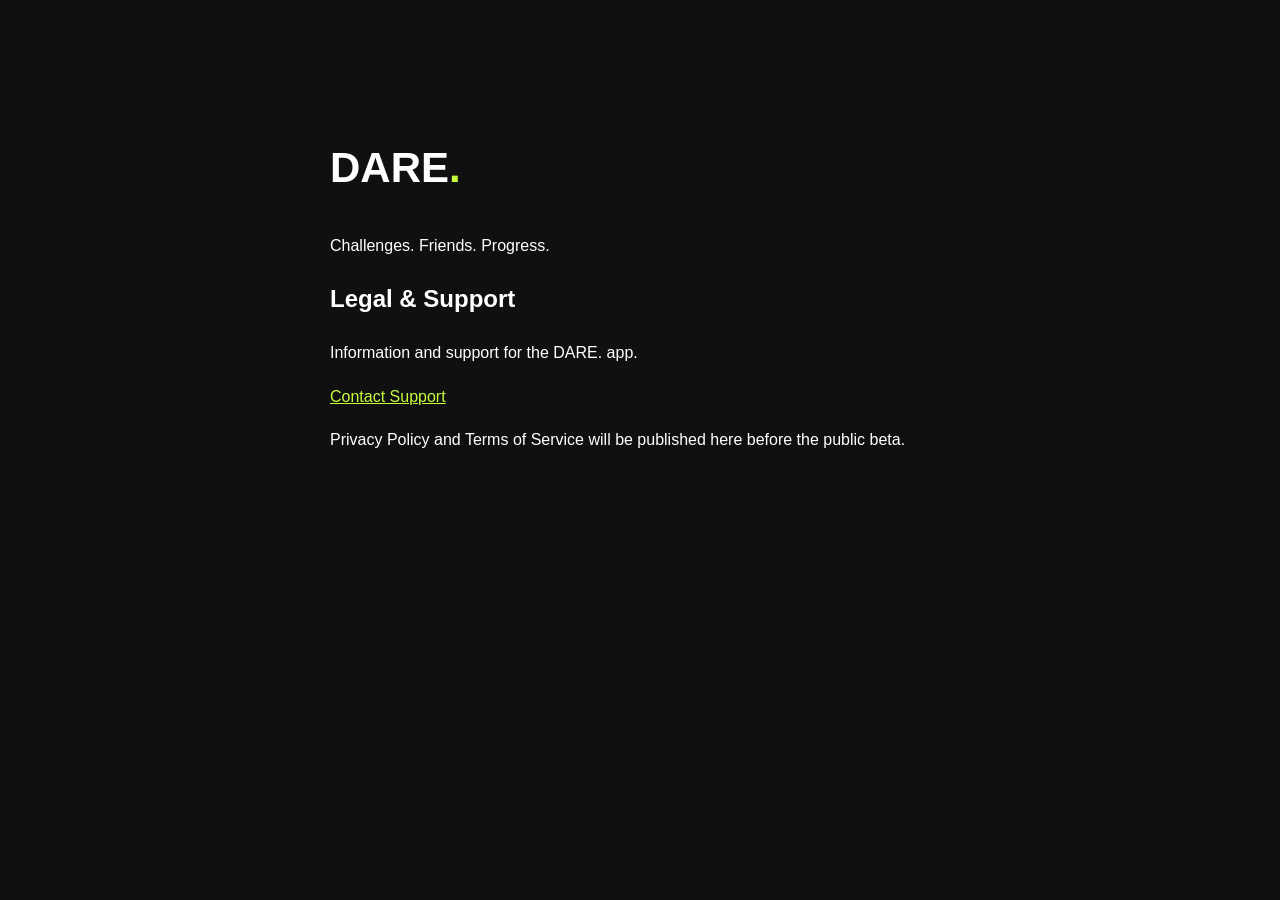
<file: index.html>
<!DOCTYPE html>
<html lang="en">
<head>
  <meta charset="UTF-8">
  <meta name="viewport" content="width=device-width, initial-scale=1">
  <title>DARE. — Legal & Support</title>
  <style>
    body {
      background: #101010;
      color: #fff;
      font-family: -apple-system, BlinkMacSystemFont, sans-serif;
      max-width: 620px;
      margin: 80px auto;
      padding: 24px;
      line-height: 1.7;
    }
    h1 { font-size: 42px; }
    .dot, a { color: #C6FF39; }
    a { display: block; margin: 14px 0; }
  </style>
</head>
<body>
  <h1>DARE<span class="dot">.</span></h1>
  <p>Challenges. Friends. Progress.</p>
  <h2>Legal & Support</h2>
  <p>Information and support for the DARE. app.</p>
  <a href="mailto:hello.dareapp@gmail.com">Contact Support</a>
  <p>Privacy Policy and Terms of Service will be published here before the public beta.</p>
</body>
</html>
</file>
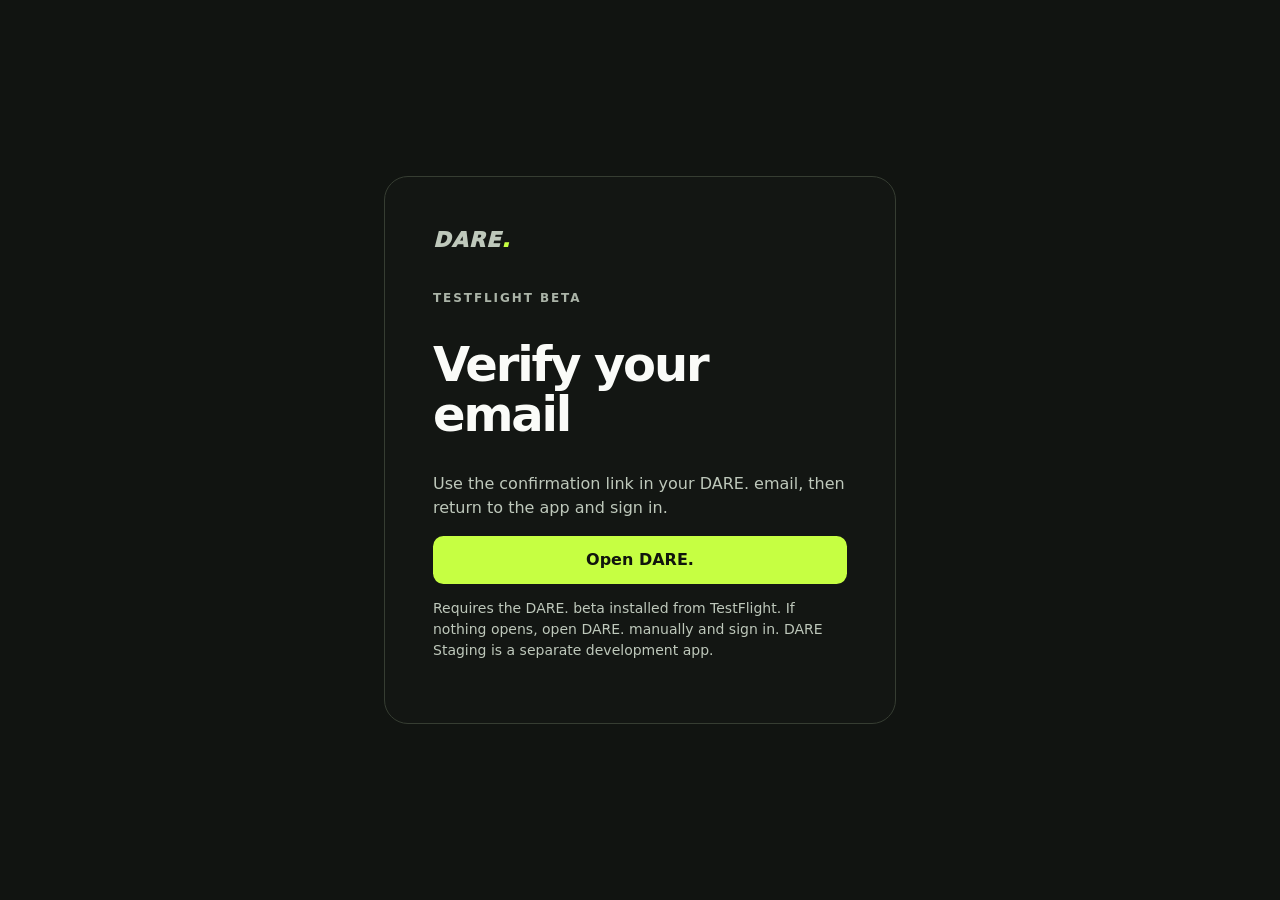
<file: verify-beta/index.html>
<!doctype html>
<html lang="en">
<head>
  <meta charset="utf-8">
  <meta name="viewport" content="width=device-width, initial-scale=1">
  <meta name="robots" content="noindex, nofollow">
  <meta name="referrer" content="no-referrer">
  <meta http-equiv="Content-Security-Policy" content="default-src 'none'; script-src 'self'; style-src 'self'; connect-src 'none'; base-uri 'none'; form-action 'none'; object-src 'none'; frame-src 'none'">
  <title>Continue in DARE. · Beta</title>
  <script src="verify.js"></script>
  <link rel="stylesheet" href="verify.css">
</head>
<body>
  <main aria-labelledby="heading">
    <p class="brand">DARE<span>.</span></p>
    <p class="eyebrow">TESTFLIGHT BETA</p>
    <div role="status" aria-live="polite" aria-atomic="true">
      <h1 id="heading">Verify your email</h1>
      <p id="message">Use the confirmation link in your DARE. email, then return to the app and sign in.</p>
    </div>
    <a id="open-app" href="dare://home" referrerpolicy="no-referrer">Open DARE.</a>
    <p id="fallback">Requires the DARE. beta installed from TestFlight. If nothing opens, open DARE. manually and sign in. DARE Staging is a separate development app.</p>
    <noscript><p>JavaScript is required to remove confirmation details from the address bar. Close this tab and open DARE. manually. Do not share this link.</p></noscript>
  </main>
</body>
</html>
</file>
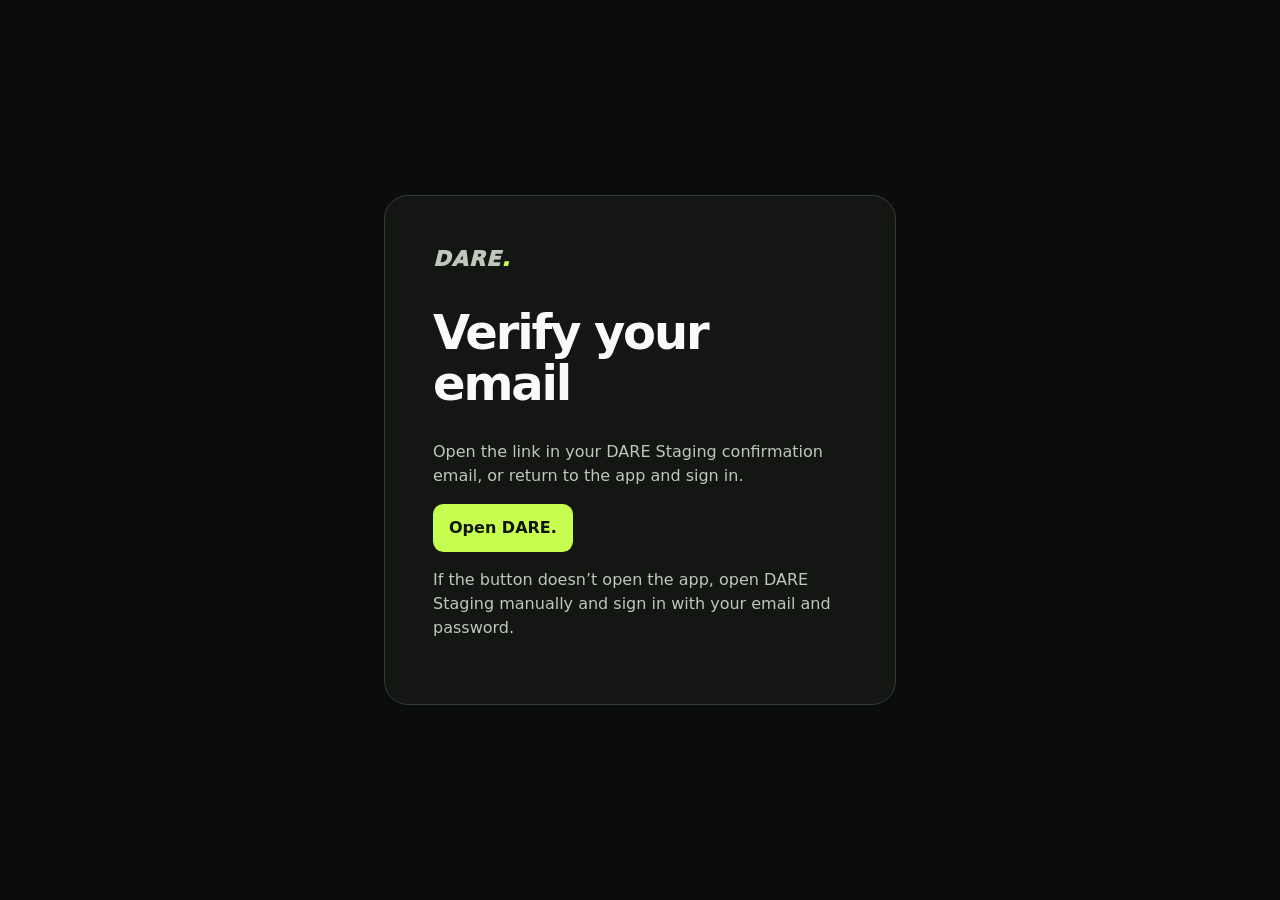
<file: verify-staging/index.html>
<!doctype html>
<html lang="en">
<head>
  <meta charset="utf-8">
  <meta name="viewport" content="width=device-width, initial-scale=1">
  <meta name="robots" content="noindex, nofollow">
  <meta name="referrer" content="no-referrer">
  <meta http-equiv="Content-Security-Policy" content="default-src 'none'; script-src 'self'; style-src 'self'; base-uri 'none'; form-action 'none'">
  <title>Verify your email · DARE.</title>
  <script src="verify.js" defer></script>
  <link rel="stylesheet" href="verify.css">
</head>
<body>
  <main>
    <p class="brand">DARE<span>.</span></p>
    <div id="result" role="status">
      <div id="checkmark" aria-hidden="true" hidden>✓</div>
      <h1 id="heading">Verify your email</h1>
      <p id="message">Open the link in your DARE Staging confirmation email, or return to the app and sign in.</p>
    </div>
    <a id="open-app" href="dare-staging://home">Open DARE.</a>
    <p id="fallback">If the button doesn’t open the app, open DARE Staging manually and sign in with your email and password.</p>
  </main>
</body>
</html>
</file>
<file: verify-beta/verify.css>
:root { color-scheme: dark; font: 100%/1.5 system-ui, sans-serif; background: #111411; color: #fafbf8; }
* { box-sizing: border-box; }
[hidden] { display: none !important; }
body { margin: 0; min-height: 100vh; display: grid; place-items: center; padding: 1rem; }
main { width: min(100%, 32rem); padding: clamp(1.5rem, 6vw, 3rem); border: 1px solid #363d32; border-radius: 1.5rem; background: #131613; }
.brand { font-weight: 950; font-style: italic; letter-spacing: .06em; font-size: 1.3rem; margin: 0 0 2rem; }
.brand span, #checkmark { color: #c6ff42; }
#checkmark { display: grid; place-items: center; width: 3rem; height: 3rem; border-radius: 50%; background: #243115; font-size: 1.75rem; }
h1 { line-height: 1.05; letter-spacing: -.045em; font-size: clamp(2rem, 8vw, 3rem); }
p { color: #bec8bb; }
a { display: inline-flex; align-items: center; justify-content: center; min-height: 48px; padding: .65rem 1rem; border: 0; border-radius: .65rem; background: #c6ff42; color: #11150d; font: inherit; font-weight: 800; text-decoration: none; cursor: pointer; }
:focus-visible { outline: 2px solid white; outline-offset: .25rem; }

.eyebrow { font-size: .75rem; font-weight: 700; letter-spacing: .16em; color: #aab3a7; }
#fallback, noscript { font-size: .875rem; }
main { overflow-wrap: anywhere; }
a { width: 100%; box-sizing: border-box; }
@media (prefers-reduced-motion: reduce) { * { scroll-behavior: auto; } }
</file>
<file: verify-staging/verify.css>
:root { color-scheme: dark; font: 100%/1.5 system-ui, sans-serif; background: #0b0d0c; color: #fafbf8; }
* { box-sizing: border-box; }
[hidden] { display: none !important; }
body { margin: 0; min-height: 100vh; display: grid; place-items: center; padding: 1rem; }
main { width: min(100%, 32rem); padding: clamp(1.5rem, 6vw, 3rem); border: 1px solid #363d32; border-radius: 1.5rem; background: #131613; }
.brand { font-weight: 950; font-style: italic; letter-spacing: .06em; font-size: 1.3rem; margin: 0 0 2rem; }
.brand span, #checkmark { color: #c6ff4f; }
#checkmark { display: grid; place-items: center; width: 3rem; height: 3rem; border-radius: 50%; background: #243115; font-size: 1.75rem; }
h1 { line-height: 1.05; letter-spacing: -.045em; font-size: clamp(2rem, 8vw, 3rem); }
p { color: #bec8bb; }
a { display: inline-flex; align-items: center; justify-content: center; min-height: 48px; padding: .65rem 1rem; border: 0; border-radius: .65rem; background: #c6ff4f; color: #11150d; font: inherit; font-weight: 800; text-decoration: none; cursor: pointer; }
:focus-visible { outline: 2px solid white; outline-offset: .25rem; }
</file>
